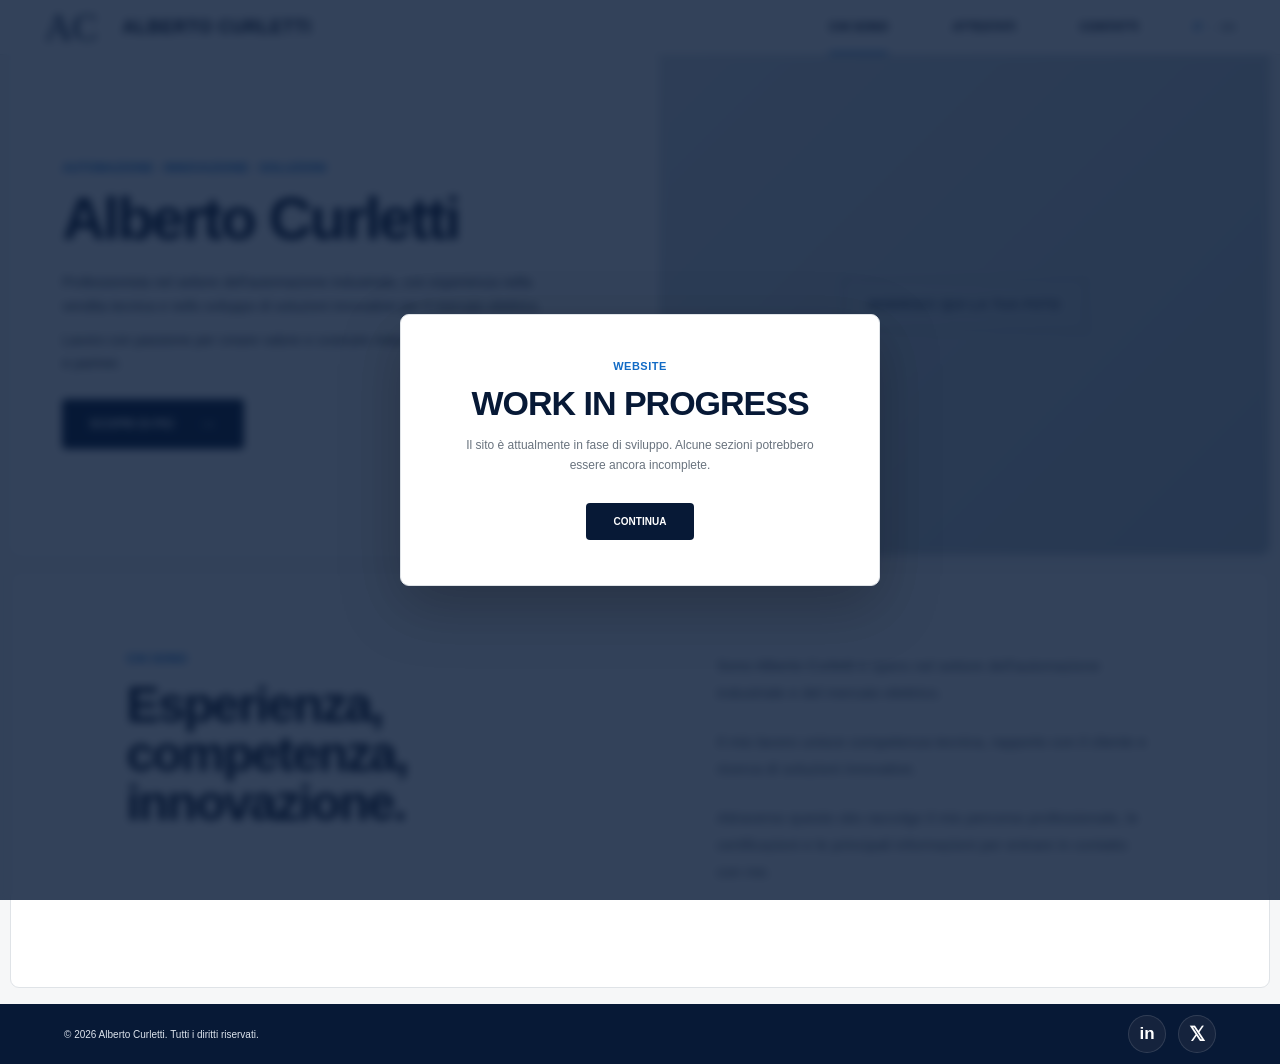
<file: index.html>
<!DOCTYPE html>
<html lang="it">

<head>

    <meta charset="UTF-8">

    <meta
        name="viewport"
        content="width=device-width, initial-scale=1.0"
    >

    <title>Alberto Curletti | Chi sono</title>

    <link
        rel="icon"
        type="image/png"
        href="IMMAGINI/favicon.png"
    >

    <link
        rel="stylesheet"
        href="CSS/style.css"
    >

</head>


<body>


<!-- =========================================================
     WORK IN PROGRESS POPUP
========================================================= -->

<div id="work-progress-popup">


    <div class="work-progress-box">


        <div class="work-progress-label">
            WEBSITE
        </div>


        <h2>
            WORK IN PROGRESS
        </h2>


        <p>
            Il sito è attualmente in fase di sviluppo.
            Alcune sezioni potrebbero essere ancora
            incomplete.
        </p>


        <button
            type="button"
            onclick="document.getElementById('work-progress-popup').style.display='none'"
        >
            CONTINUA
        </button>


    </div>


</div>



<!-- =========================================================
     STILE POPUP
========================================================= -->

<style>

#work-progress-popup{
    position:fixed;
    inset:0;
    z-index:9999;
    background:rgba(7,25,54,.82);
    display:flex;
    align-items:center;
    justify-content:center;
    padding:25px;
    backdrop-filter:blur(4px);
}

.work-progress-box{
    width:100%;
    max-width:480px;
    padding:45px 40px;
    background:#fff;
    border:1px solid #dfe3e7;
    border-radius:9px;
    text-align:center;
    box-shadow:0 20px 60px rgba(0,0,0,.25);
}

.work-progress-label{
    color:#126bc5;
    font-size:11px;
    font-weight:700;
    letter-spacing:.5px;
}

.work-progress-box h2{
    margin:14px 0 15px;
    color:#071936;
    font-size:34px;
    line-height:1;
    letter-spacing:-1px;
}

.work-progress-box p{
    margin:0 auto 28px;
    max-width:350px;
    color:#69737e;
    font-size:12px;
    line-height:1.7;
}

.work-progress-box button{
    border:0;
    padding:13px 28px;
    background:#071936;
    color:#fff;
    border-radius:4px;
    font-size:10px;
    font-weight:700;
    cursor:pointer;
    transition:.2s;
}

.work-progress-box button:hover{
    background:#126bc5;
    transform:translateY(-2px);
}


/* =========================================================
   MOBILE
========================================================= */

@media(max-width:600px){

    .work-progress-box{
        padding:35px 25px;
    }

    .work-progress-box h2{
        font-size:28px;
    }

}

</style>



<!-- =========================================================
     HEADER
========================================================= -->

<header class="header">


    <a
        href="HTML/it/index.html"
        class="logo"
    >

        <span class="logo-ac">
            AC
        </span>

        <span class="logo-name">
            ALBERTO CURLETTI
        </span>

    </a>


    <nav>

        <a
            href="HTML/it/index.html"
            class="active"
        >
            CHI SONO
        </a>

        <a href="HTML/it/attestati.html">
            ATTESTATI
        </a>

        <a href="HTML/it/contatti.html">
            CONTATTI
        </a>

    </nav>


    <div class="language-switch">

        <a
            href="HTML/it/index.html"
            class="language active"
        >
            IT
        </a>

        <span>|</span>

        <a
            href="HTML/en/index.html"
            class="language"
        >
            EN
        </a>

    </div>


</header>



<!-- =========================================================
     CONTENUTO PRINCIPALE
========================================================= -->

<main>


    <section class="hero">


        <div class="hero-content">

            <div class="hero-inner">

                <div class="eyebrow">
                    AUTOMAZIONE · INNOVAZIONE · SOLUZIONI
                </div>


                <h1>
                    Alberto Curletti
                </h1>


                <p>
                    Professionista nel settore
                    dell'automazione industriale,
                    con esperienza nella vendita tecnica
                    e nello sviluppo di soluzioni innovative
                    per il mercato elettrico.
                </p>


                <p>
                    Lavoro con passione per creare valore
                    e costruire relazioni di fiducia con
                    clienti e partner.
                </p>


                <a
                    href="HTML/it/attestati.html"
                    class="hero-button"
                >

                    SCOPRI DI PIÙ

                    <span>
                        →
                    </span>

                </a>

            </div>

        </div>


        <div class="hero-image">

            <div class="photo-placeholder">
                INSERISCI QUI LA TUA FOTO
            </div>

        </div>


    </section>



    <section class="about-page">


        <div class="about-title">

            <div class="eyebrow">
                CHI SONO
            </div>


            <h2>
                Esperienza,<br>
                competenza,<br>
                innovazione.
            </h2>

        </div>


        <div class="about-text">

            <p>
                Sono Alberto Curletti e opero nel settore
                dell'automazione industriale e del mercato
                elettrico.
            </p>


            <p>
                Il mio lavoro unisce competenza tecnica,
                rapporto con il cliente e ricerca di
                soluzioni innovative.
            </p>


            <p>
                Attraverso questo sito raccolgo il mio
                percorso professionale, le certificazioni
                e le principali informazioni per entrare
                in contatto con me.
            </p>

        </div>


    </section>


</main>



<!-- =========================================================
     FOOTER
========================================================= -->

<footer>

    <span>
        © 2026 Alberto Curletti. Tutti i diritti riservati.
    </span>


    <div class="footer-links">

        <a
            href="https://it.linkedin.com/in/curlettialberto"
            target="_blank"
            rel="noopener noreferrer"
            aria-label="LinkedIn"
            class="footer-social linkedin-footer"
        >
            in
        </a>


        <a
            href="https://x.com/AlbertoCurletti"
            target="_blank"
            rel="noopener noreferrer"
            aria-label="X"
            class="footer-social x-footer"
        >
            𝕏
        </a>

    </div>

</footer>


</body>

</html>
</file>
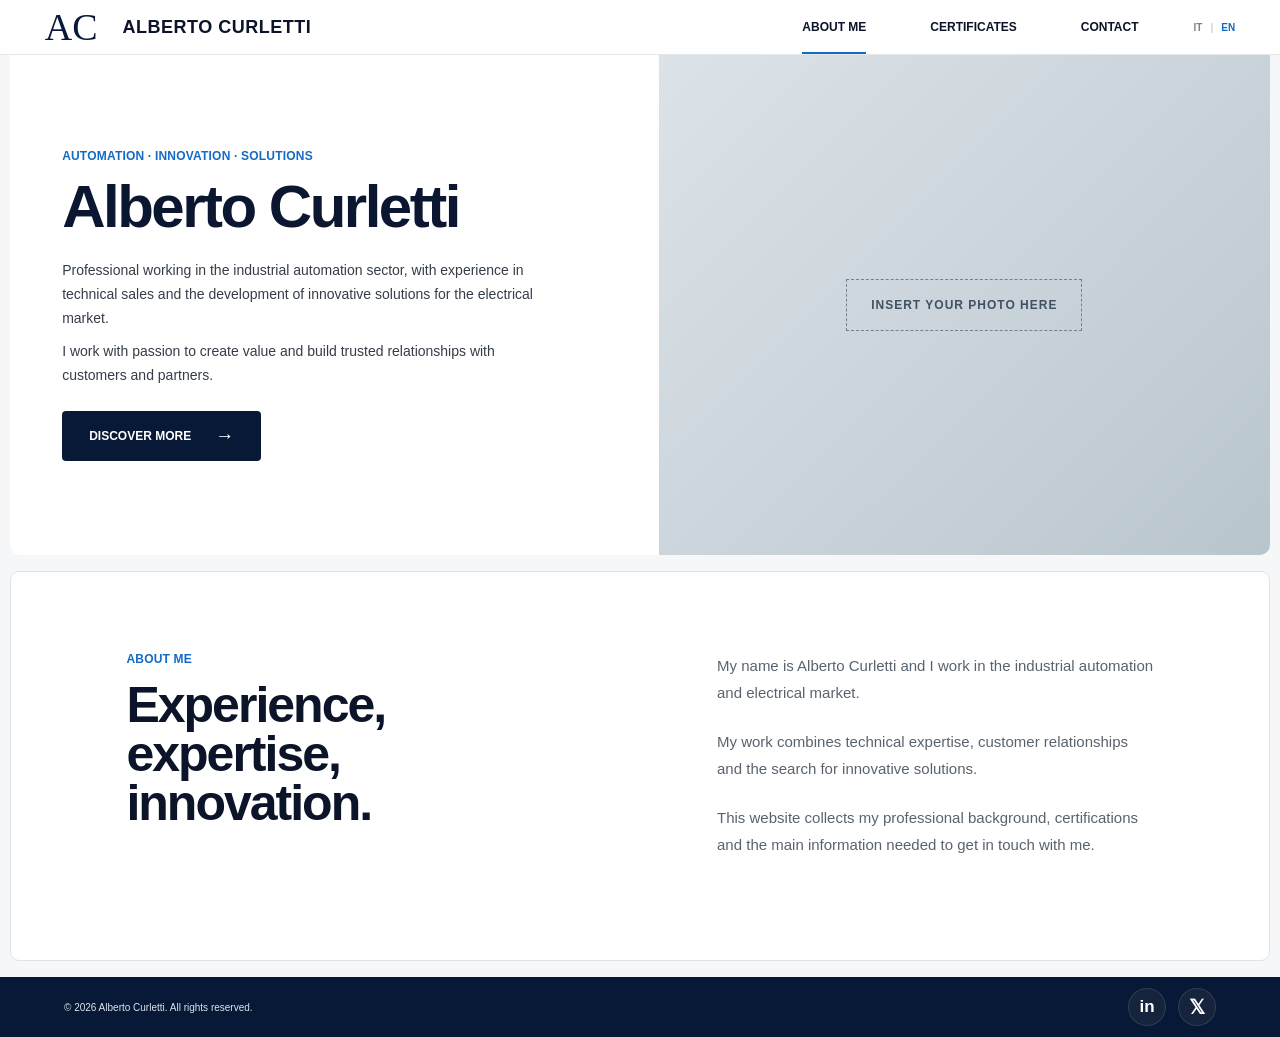
<file: HTML/en/index.html>
<!DOCTYPE html>
<html lang="en">

<head>

    <meta charset="UTF-8">

    <meta
        name="viewport"
        content="width=device-width, initial-scale=1.0"
    >

    <title>Alberto Curletti | About Me</title>

    <link
        rel="icon"
        type="image/png"
        href="../../IMMAGINI/favicon.png"
    >

    <link
        rel="stylesheet"
        href="../../CSS/style.css"
    >

</head>


<body>


<header class="header">


    <a
        href="index.html"
        class="logo"
    >

        <span class="logo-ac">
            AC
        </span>

        <span class="logo-name">
            ALBERTO CURLETTI
        </span>

    </a>


    <nav>

        <a
            href="index.html"
            class="active"
        >
            ABOUT ME
        </a>

        <a href="certificates.html">
            CERTIFICATES
        </a>

        <a href="contacts.html">
            CONTACT
        </a>

    </nav>


    <div class="language-switch">

        <a
            href="../it/index.html"
            class="language"
        >
            IT
        </a>

        <span>|</span>

        <a
            href="index.html"
            class="language active"
        >
            EN
        </a>

    </div>


</header>



<main>


    <section class="hero">


        <div class="hero-content">

            <div class="hero-inner">

                <div class="eyebrow">
                    AUTOMATION · INNOVATION · SOLUTIONS
                </div>


                <h1>
                    Alberto Curletti
                </h1>


                <p>
                    Professional working in the industrial
                    automation sector, with experience in
                    technical sales and the development of
                    innovative solutions for the electrical
                    market.
                </p>


                <p>
                    I work with passion to create value and
                    build trusted relationships with customers
                    and partners.
                </p>


                <a
                    href="certificates.html"
                    class="hero-button"
                >

                    DISCOVER MORE

                    <span>
                        →
                    </span>

                </a>

            </div>

        </div>


        <div class="hero-image">

            <div class="photo-placeholder">
                INSERT YOUR PHOTO HERE
            </div>

        </div>


    </section>



    <section class="about-page">


        <div class="about-title">

            <div class="eyebrow">
                ABOUT ME
            </div>


            <h2>
                Experience,<br>
                expertise,<br>
                innovation.
            </h2>

        </div>


        <div class="about-text">

            <p>
                My name is Alberto Curletti and I work in
                the industrial automation and electrical
                market.
            </p>


            <p>
                My work combines technical expertise,
                customer relationships and the search
                for innovative solutions.
            </p>


            <p>
                This website collects my professional
                background, certifications and the main
                information needed to get in touch with me.
            </p>

        </div>


    </section>


</main>



<footer>

    <span>
        © 2026 Alberto Curletti. All rights reserved.
    </span>


    <div class="footer-links">

        <a
            href="https://it.linkedin.com/in/curlettialberto"
            target="_blank"
            rel="noopener noreferrer"
            aria-label="LinkedIn"
            class="footer-social linkedin-footer"
        >
            in
        </a>


        <a
            href="https://x.com/AlbertoCurletti"
            target="_blank"
            rel="noopener noreferrer"
            aria-label="X"
            class="footer-social x-footer"
        >
            𝕏
        </a>

    </div>

</footer>


</body>

</html>
</file>
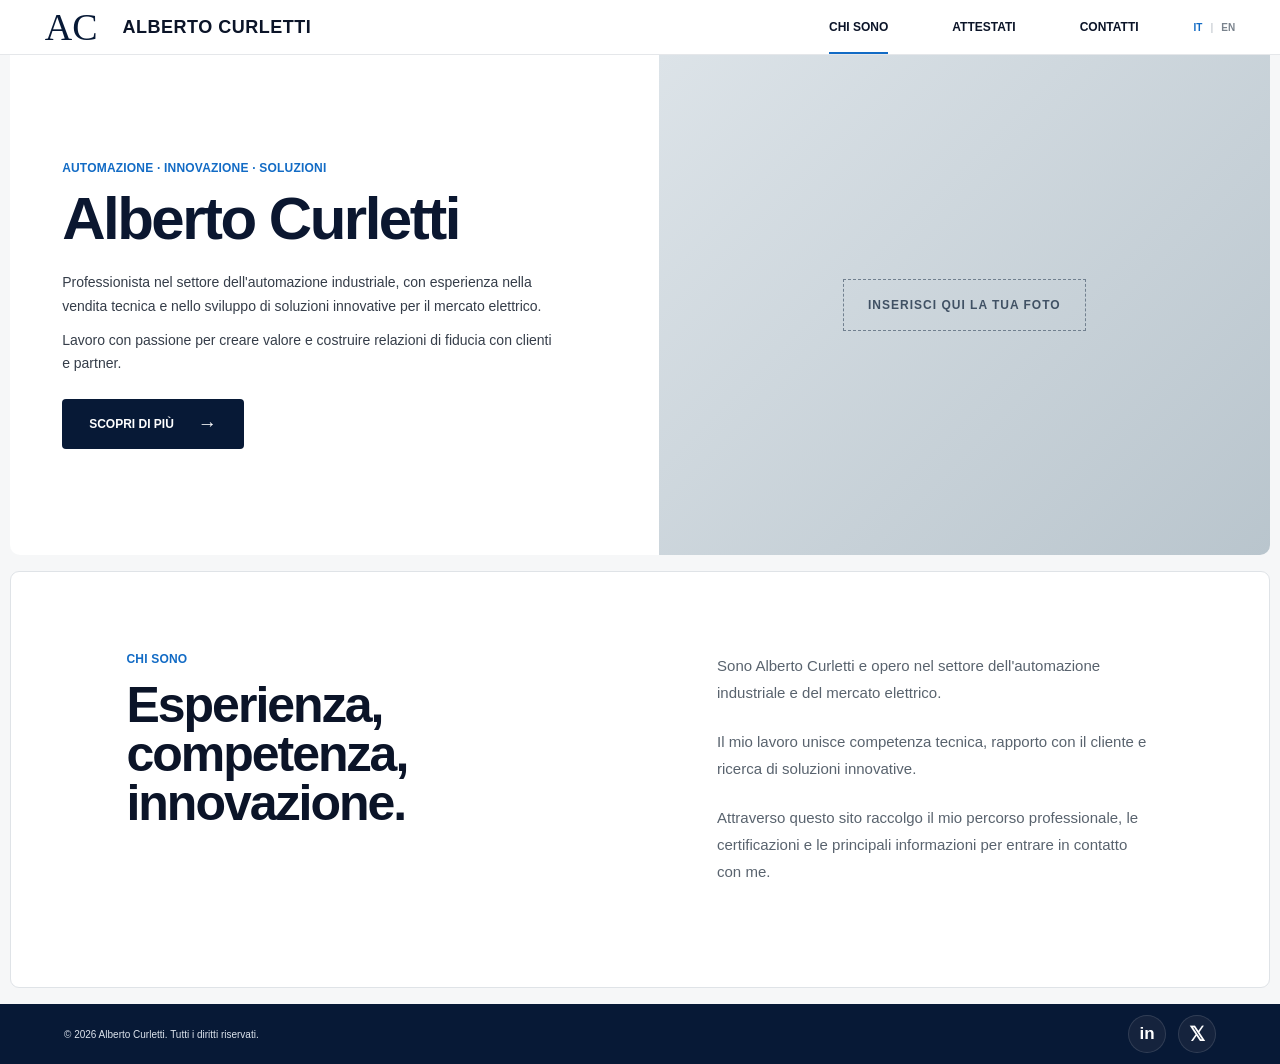
<file: HTML/it/index.html>
<!DOCTYPE html>
<html lang="it">

<head>

    <meta charset="UTF-8">

    <meta
        name="viewport"
        content="width=device-width, initial-scale=1.0"
    >

    <title>Alberto Curletti | Chi sono</title>

    <link
        rel="icon"
        type="image/png"
        href="../../IMMAGINI/favicon.png"
    >

    <link
        rel="stylesheet"
        href="../../CSS/style.css"
    >

</head>


<body>


<header class="header">


    <a
        href="index.html"
        class="logo"
    >

        <span class="logo-ac">
            AC
        </span>

        <span class="logo-name">
            ALBERTO CURLETTI
        </span>

    </a>


    <nav>

        <a
            href="index.html"
            class="active"
        >
            CHI SONO
        </a>

        <a href="attestati.html">
            ATTESTATI
        </a>

        <a href="contatti.html">
            CONTATTI
        </a>

    </nav>


    <div class="language-switch">

        <a
            href="index.html"
            class="language active"
        >
            IT
        </a>

        <span>|</span>

        <a
            href="../en/index.html"
            class="language"
        >
            EN
        </a>

    </div>


</header>



<main>


    <section class="hero">


        <div class="hero-content">

            <div class="hero-inner">

                <div class="eyebrow">
                    AUTOMAZIONE · INNOVAZIONE · SOLUZIONI
                </div>


                <h1>
                    Alberto Curletti
                </h1>


                <p>
                    Professionista nel settore
                    dell'automazione industriale,
                    con esperienza nella vendita tecnica
                    e nello sviluppo di soluzioni innovative
                    per il mercato elettrico.
                </p>


                <p>
                    Lavoro con passione per creare valore
                    e costruire relazioni di fiducia con
                    clienti e partner.
                </p>


                <a
                    href="attestati.html"
                    class="hero-button"
                >

                    SCOPRI DI PIÙ

                    <span>
                        →
                    </span>

                </a>

            </div>

        </div>


        <div class="hero-image">

            <div class="photo-placeholder">
                INSERISCI QUI LA TUA FOTO
            </div>

        </div>


    </section>



    <section class="about-page">


        <div class="about-title">

            <div class="eyebrow">
                CHI SONO
            </div>


            <h2>
                Esperienza,<br>
                competenza,<br>
                innovazione.
            </h2>

        </div>


        <div class="about-text">

            <p>
                Sono Alberto Curletti e opero nel settore
                dell'automazione industriale e del mercato
                elettrico.
            </p>


            <p>
                Il mio lavoro unisce competenza tecnica,
                rapporto con il cliente e ricerca di
                soluzioni innovative.
            </p>


            <p>
                Attraverso questo sito raccolgo il mio
                percorso professionale, le certificazioni
                e le principali informazioni per entrare
                in contatto con me.
            </p>

        </div>


    </section>


</main>



<footer>

    <span>
        © 2026 Alberto Curletti. Tutti i diritti riservati.
    </span>


    <div class="footer-links">

        <a
            href="https://it.linkedin.com/in/curlettialberto"
            target="_blank"
            rel="noopener noreferrer"
            aria-label="LinkedIn"
            class="footer-social linkedin-footer"
        >
            in
        </a>


        <a
            href="https://x.com/AlbertoCurletti"
            target="_blank"
            rel="noopener noreferrer"
            aria-label="X"
            class="footer-social x-footer"
        >
            𝕏
        </a>

    </div>

</footer>


</body>

</html>
</file>
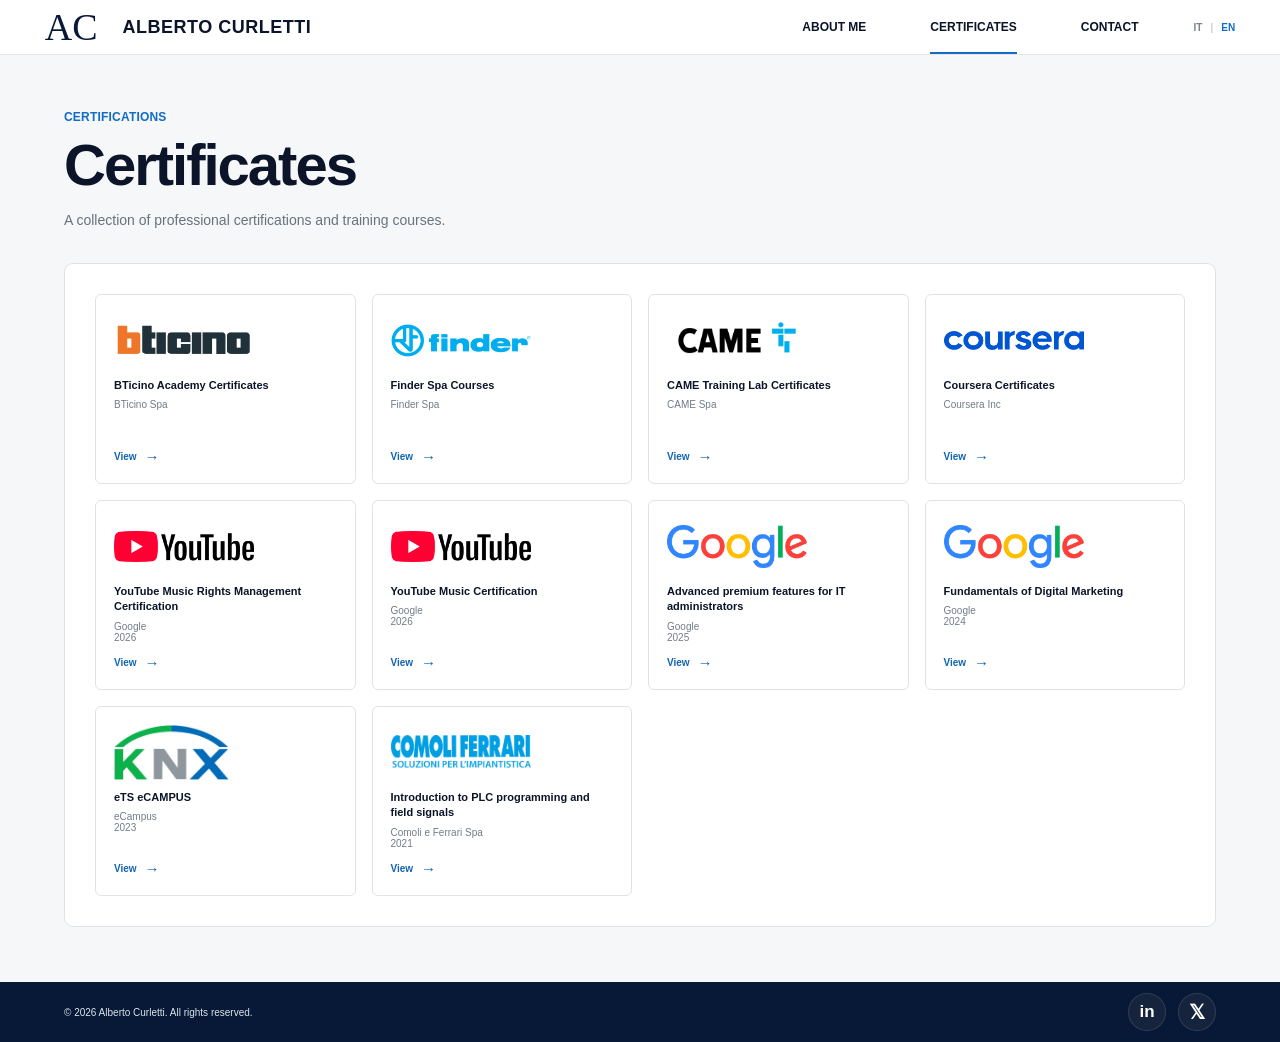
<file: HTML/en/certificates.html>
<!DOCTYPE html>
<html lang="en">

<head>

    <meta charset="UTF-8">

    <meta
        name="viewport"
        content="width=device-width, initial-scale=1.0"
    >

    <title>Alberto Curletti | Certificates</title>

    <link
        rel="icon"
        type="image/png"
        href="../../IMMAGINI/favicon.png"
    >

    <link
        rel="stylesheet"
        href="../../CSS/style.css"
    >

</head>


<body>


<header class="header">


    <a
        href="index.html"
        class="logo"
    >

        <span class="logo-ac">
            AC
        </span>

        <span class="logo-name">
            ALBERTO CURLETTI
        </span>

    </a>


    <nav>

        <a href="index.html">
            ABOUT ME
        </a>

        <a
            href="certificates.html"
            class="active"
        >
            CERTIFICATES
        </a>

        <a href="contacts.html">
            CONTACT
        </a>

    </nav>


    <div class="language-switch">

        <a
            href="../it/attestati.html"
            class="language"
        >
            IT
        </a>

        <span>|</span>

        <a
            href="certificates.html"
            class="language active"
        >
            EN
        </a>

    </div>


</header>



<main class="page-container">


    <section class="page-heading">

        <div>

            <div class="eyebrow">
                CERTIFICATIONS
            </div>

            <h1>
                Certificates
            </h1>

            <p>
                A collection of professional certifications
                and training courses.
            </p>

        </div>

    </section>



    <section class="certificates-page">

        <div
            id="certificates"
            class="certificates-grid-large"
        ></div>

    </section>


</main>



<footer>


    <span>
        © 2026 Alberto Curletti. All rights reserved.
    </span>


    <div class="footer-links">


        <a
            href="https://it.linkedin.com/in/curlettialberto"
            target="_blank"
            rel="noopener noreferrer"
            aria-label="LinkedIn"
            class="footer-social linkedin-footer"
        >
            in
        </a>


        <a
            href="https://x.com/AlbertoCurletti"
            target="_blank"
            rel="noopener noreferrer"
            aria-label="X"
            class="footer-social x-footer"
        >
            𝕏
        </a>


    </div>


</footer>



<script src="../../JS/script.js"></script>


</body>

</html>
</file>
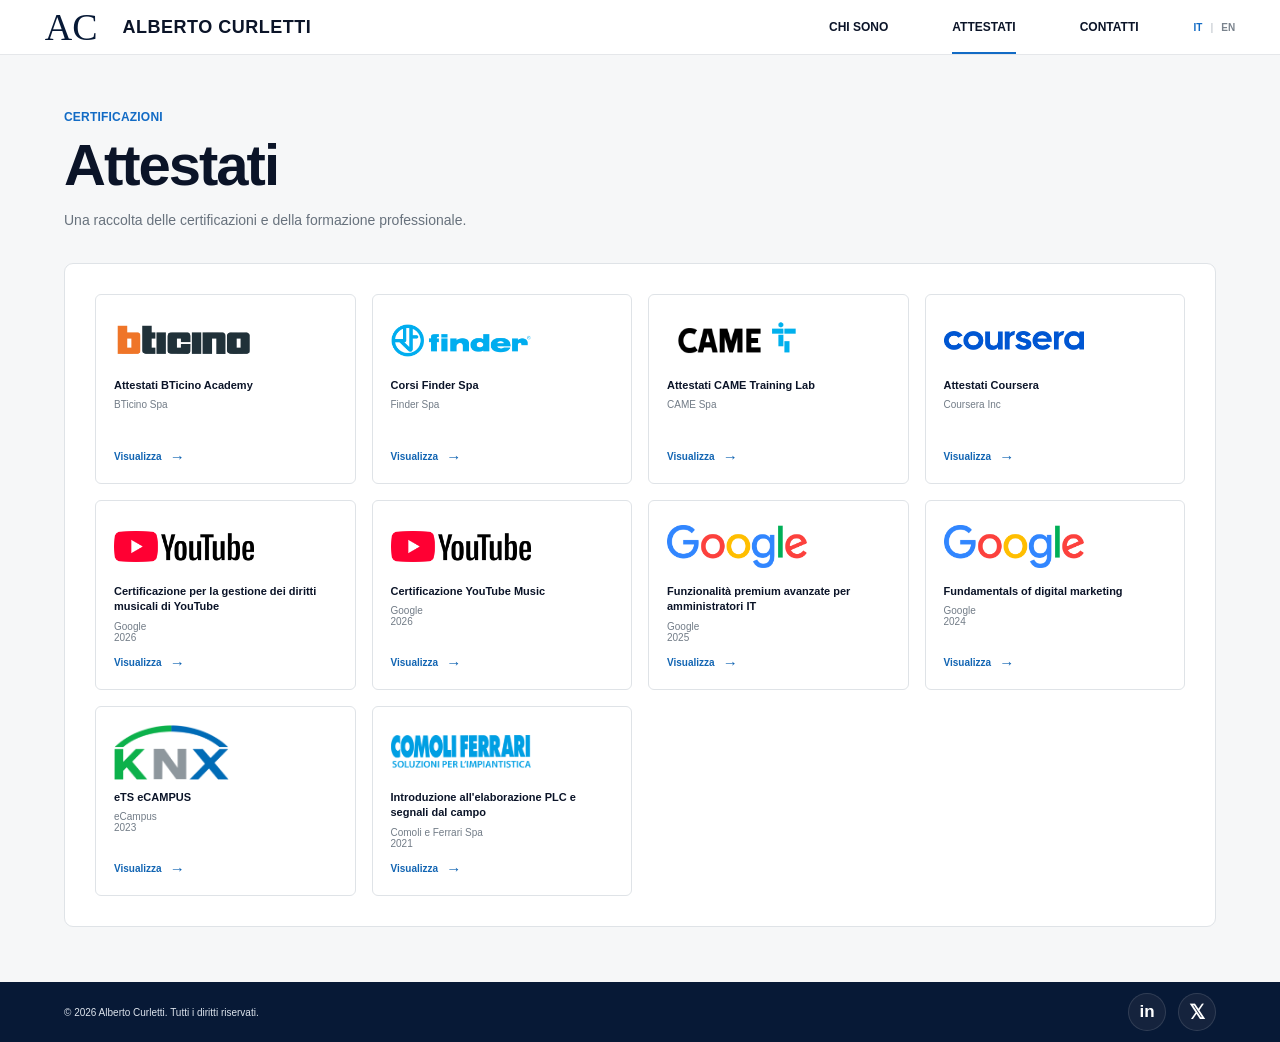
<file: HTML/it/attestati.html>
<!DOCTYPE html>
<html lang="it">

<head>

    <meta charset="UTF-8">

    <meta
        name="viewport"
        content="width=device-width, initial-scale=1.0"
    >

    <title>Alberto Curletti | Attestati</title>

    <link
        rel="icon"
        type="image/png"
        href="../../IMMAGINI/favicon.png"
    >

    <link
        rel="stylesheet"
        href="../../CSS/style.css"
    >

</head>


<body>


<header class="header">


    <a
        href="index.html"
        class="logo"
    >

        <span class="logo-ac">
            AC
        </span>

        <span class="logo-name">
            ALBERTO CURLETTI
        </span>

    </a>


    <nav>

        <a href="index.html">
            CHI SONO
        </a>

        <a
            href="attestati.html"
            class="active"
        >
            ATTESTATI
        </a>

        <a href="contatti.html">
            CONTATTI
        </a>

    </nav>


    <div class="language-switch">

        <a
            href="attestati.html"
            class="language active"
        >
            IT
        </a>

        <span>|</span>

        <a
            href="../en/certificates.html"
            class="language"
        >
            EN
        </a>

    </div>


</header>



<main class="page-container">


    <section class="page-heading">

        <div>

            <div class="eyebrow">
                CERTIFICAZIONI
            </div>

            <h1>
                Attestati
            </h1>

            <p>
                Una raccolta delle certificazioni e della
                formazione professionale.
            </p>

        </div>

    </section>



    <section class="certificates-page">

        <div
            id="certificates"
            class="certificates-grid-large"
        ></div>

    </section>


</main>



<footer>


    <span>
        © 2026 Alberto Curletti. Tutti i diritti riservati.
    </span>


    <div class="footer-links">


        <a
            href="https://it.linkedin.com/in/curlettialberto"
            target="_blank"
            rel="noopener noreferrer"
            aria-label="LinkedIn"
            class="footer-social linkedin-footer"
        >
            in
        </a>


        <a
            href="https://x.com/AlbertoCurletti"
            target="_blank"
            rel="noopener noreferrer"
            aria-label="X"
            class="footer-social x-footer"
        >
            𝕏
        </a>


    </div>


</footer>



<script src="../../JS/script.js"></script>


</body>

</html>
</file>
<file: CSS/style.css>
/* =========================================================
   RESET / GENERALE
========================================================= */

*{
    box-sizing:border-box;
}

html{
    scroll-behavior:smooth;
}

body{
    margin:0;
    background:#f6f7f8;
    color:#0b1428;
    font-family:Arial,Helvetica,sans-serif;
}

a{
    color:inherit;
}


/* =========================================================
   HEADER
========================================================= */

.header{
    height:55px;
    background:#fff;
    border-bottom:1px solid #e5e7ea;
    padding:0 3.5%;
    display:flex;
    align-items:center;
    justify-content:space-between;
    gap:30px;
}

.logo{
    display:flex;
    align-items:center;
    gap:25px;
    text-decoration:none;
    flex-shrink:0;
}

.logo-ac{
    font-family:Georgia,serif;
    font-size:38px;
    line-height:1;
    color:#071936;
}

.logo-name{
    font-size:18px;
    font-weight:700;
    letter-spacing:.5px;
}


/* =========================================================
   NAVIGAZIONE
========================================================= */

.header nav{
    height:100%;
    display:flex;
    align-items:center;
    gap:64px;
    margin-left:auto;
}

.header nav a{
    position:relative;
    height:100%;
    display:flex;
    align-items:center;
    text-decoration:none;
    font-size:12px;
    font-weight:700;
    color:#0b1428;
}

.header nav a::after{
    content:"";
    position:absolute;
    left:0;
    right:0;
    bottom:0;
    height:2px;
    background:transparent;
}

.header nav a.active::after,
.header nav a:hover::after{
    background:#126bc5;
}


/* =========================================================
   LINGUA
========================================================= */

.language-switch{
    display:flex;
    align-items:center;
    gap:8px;
    margin-left:25px;
    white-space:nowrap;
}

.language-switch > span{
    color:#b4bbc3;
    font-size:11px;
}

.language{
    text-decoration:none;
    color:#7a838d;
    font-size:10px;
    font-weight:700;
    transition:.2s;
}

.language:hover{
    color:#126bc5;
}

.language.active{
    color:#126bc5;
}


/* =========================================================
   GENERALE
========================================================= */

.eyebrow{
    color:#126bc5;
    font-size:12px;
    font-weight:700;
    letter-spacing:.2px;
}


/* =========================================================
   HERO
========================================================= */

.hero{
    margin:0 .8%;
    height:500px;
    display:grid;
    grid-template-columns:51.5% 48.5%;
    overflow:hidden;
    border-radius:0 0 10px 10px;
}

.hero-content{
    background:#fff;
    display:flex;
    align-items:center;
}

.hero-inner{
    padding-left:8%;
    padding-right:9%;
}

.hero h1{
    margin:14px 0 22px;
    font-size:60px;
    line-height:1;
    letter-spacing:-2.5px;
    color:#0b1730;
}

.hero p{
    max-width:500px;
    margin:0 0 10px;
    color:#353d49;
    font-size:14px;
    line-height:1.7;
}

.hero-button{
    display:inline-flex;
    align-items:center;
    gap:24px;
    margin-top:13px;
    padding:14px 27px;
    background:#071936;
    border-radius:4px;
    color:#fff;
    text-decoration:none;
    font-size:12px;
    font-weight:700;
    transition:.2s;
}

.hero-button:hover{
    background:#126bc5;
}

.hero-button span{
    font-size:19px;
}

.hero-image{
    background:linear-gradient(135deg,#dce3e8,#b9c5cd);
    overflow:hidden;
    display:flex;
    align-items:center;
    justify-content:center;
}

.photo-placeholder{
    font-size:12px;
    font-weight:700;
    letter-spacing:1px;
    color:#405164;
    border:1px dashed #71808f;
    padding:18px 24px;
}


/* =========================================================
   ABOUT
========================================================= */

.about-page{
    margin:16px .8%;
    padding:80px 9%;
    background:#fff;
    border:1px solid #dfe3e7;
    border-radius:9px;
    display:grid;
    grid-template-columns:1fr 1fr;
    gap:15%;
}

.about-page h2{
    margin:15px 0 0;
    font-size:50px;
    line-height:.98;
    letter-spacing:-2px;
}

.about-text{
    color:#59636e;
    font-size:15px;
    line-height:1.8;
}

.about-text p{
    margin-top:0;
    margin-bottom:22px;
}


/* =========================================================
   PAGINE
========================================================= */

.page-container{
    min-height:calc(100vh - 115px);
    padding:55px 5%;
}

.page-heading{
    max-width:1250px;
    margin:0 auto 35px;
    display:flex;
    justify-content:space-between;
    align-items:flex-end;
}

.page-heading h1,
.contact-page h1{
    margin:12px 0 0;
    font-size:58px;
    line-height:1;
    letter-spacing:-2px;
}

.page-heading p{
    margin:18px 0 0;
    color:#68727d;
    font-size:14px;
}


/* =========================================================
   LINKEDIN STATUS
========================================================= */

.linkedin-status{
    color:#28754a;
    font-size:10px;
    font-weight:700;
    display:flex;
    align-items:center;
    gap:7px;
}

.status-dot{
    width:8px;
    height:8px;
    background:#38a15c;
    border-radius:50%;
}


/* =========================================================
   ATTESTATI
========================================================= */

.certificates-page{
    max-width:1250px;
    margin:auto;
    padding:30px;
    background:#fff;
    border:1px solid #dfe3e7;
    border-radius:9px;
}

.certificates-grid-large{
    display:grid;
    grid-template-columns:repeat(4,1fr);
    gap:16px;
}

.certificate-card{
    min-height:190px;
    border:1px solid #dfe3e7;
    border-radius:6px;
    padding:18px;
    display:flex;
    flex-direction:column;
    justify-content:space-between;
    background:#fff;
    transition:.2s;
}

.certificate-card:hover{
    transform:translateY(-3px);
    box-shadow:0 8px 25px rgba(0,0,0,.06);
}


/* =========================================================
   LOGHI ATTESTATI
   TUTTI UGUALI
========================================================= */

.certificate-logo{
    width:140px;
    height:55px;
    display:flex;
    align-items:center;
    justify-content:flex-start;
    overflow:hidden;
}

.certificate-logo img{
    width:100%;
    height:100%;
    object-fit:contain;
    object-position:left center;
    display:block;
}


/* =========================================================
   TESTO ATTESTATI
========================================================= */

.certificate-card h3{
    margin:10px 0 6px;
    font-size:11px;
    line-height:1.4;
}

.certificate-card .issuer{
    font-size:10px;
    color:#727c87;
}

.certificate-card .year{
    min-height:12px;
    font-size:10px;
    color:#727c87;
}

.certificate-card .view{
    display:inline-flex;
    align-items:center;
    width:max-content;
    margin-top:10px;
    color:#1265b3;
    font-size:10px;
    font-weight:700;
    text-decoration:none;
}

.certificate-card .view:hover{
    color:#071936;
}

.certificate-card .view span{
    margin-left:8px;
    font-size:15px;
}


/* =========================================================
   CONTATTI
========================================================= */

.contact-page{
    max-width:1250px;
    min-height:620px;
    margin:auto;
    padding:65px 7%;
    background:#fff;
    border:1px solid #dfe3e7;
    border-radius:9px;
    display:grid;
    grid-template-columns:43% 57%;
    gap:8%;
}

.contact-page h1{
    margin-bottom:20px;
}

.contact-intro{
    max-width:450px;
    color:#69737e;
    font-size:14px;
    line-height:1.7;
}


/* =========================================================
   LISTA CONTATTI
========================================================= */

.contact-list{
    margin-top:45px;
    display:flex;
    flex-direction:column;
    gap:27px;
}

.contact-row{
    display:flex;
    align-items:center;
    gap:15px;
}

.contact-circle{
    width:34px;
    height:34px;
    min-width:34px;
    border-radius:50%;
    background:#071936;
    color:#fff;
    display:grid;
    place-items:center;
    font-size:15px;
    font-weight:700;
}

.contact-row strong{
    display:block;
    margin-bottom:4px;
    font-size:10px;
}

.contact-row span,
.contact-row a{
    display:block;
    color:#26303c;
    font-size:11px;
    text-decoration:none;
}

.contact-row a:hover{
    color:#126bc5;
}

.linkedin-circle{
    font-size:12px;
}

.twitter-circle{
    font-size:17px;
}


/* =========================================================
   LOCATION - PIN BIANCO
========================================================= */

.location-circle{
    position:relative;
    display:flex;
    align-items:center;
    justify-content:center;
    background:#071936;
}

.location-circle .location-pin{
    position:relative;
    width:12px;
    height:12px;
    background:#fff;
    border-radius:50% 50% 50% 0;
    transform:rotate(-45deg);
    display:block;
    color:transparent;
    font-size:0;
}


/* =========================================================
   PARTE DESTRA CONTATTI
========================================================= */

.contact-card-right{
    display:flex;
    align-items:center;
    justify-content:center;
}

.qr-contact-card{
    width:100%;
    max-width:390px;
    padding:35px;
    background:#f8fafc;
    border:1px solid #dfe3e7;
    border-radius:8px;
    text-align:center;
}

.qr-contact-card h2{
    margin:12px 0 10px;
    color:#0b1730;
    font-size:27px;
    letter-spacing:-.8px;
}

.qr-contact-card p{
    margin:0 auto 25px;
    max-width:280px;
    color:#69737e;
    font-size:12px;
    line-height:1.6;
}

.contact-qr{
    width:220px;
    height:220px;
    margin:0 auto 25px;
    background:#fff;
    padding:8px;
    border:1px solid #e1e5e9;
    display:flex;
    align-items:center;
    justify-content:center;
}

.contact-qr img{
    width:100%;
    height:100%;
    display:block;
}

.vcf-button{
    display:inline-flex;
    align-items:center;
    justify-content:center;
    gap:18px;
    min-width:210px;
    height:42px;
    padding:0 20px;
    background:#071936;
    color:#fff;
    border-radius:4px;
    text-decoration:none;
    font-size:10px;
    font-weight:700;
    transition:.2s;
}

.vcf-button:hover{
    background:#126bc5;
}

.vcf-button span{
    font-size:17px;
}


/* =========================================================
   FOOTER
========================================================= */

footer{
    min-height:60px;
    padding:10px 5%;
    background:#071936;
    color:#dce3ec;
    display:flex;
    align-items:center;
    justify-content:space-between;
    gap:20px;
    font-size:10px;
}

footer a{
    color:#dce3ec;
    text-decoration:none;
}


/* =========================================================
   SOCIAL FOOTER
   IN BASSO A DESTRA
========================================================= */

.footer-links{
    display:flex;
    align-items:center;
    justify-content:flex-end;
    gap:12px;
}

.footer-social{
    width:38px;
    height:38px;
    border-radius:50%;
    display:flex;
    align-items:center;
    justify-content:center;
    color:#fff;
    background:#15233d;
    border:1px solid rgba(255,255,255,.12);
    font-weight:700;
    text-decoration:none;
    transition:.2s;
}

.footer-social:hover{
    background:#126bc5;
    transform:translateY(-2px);
}

.linkedin-footer{
    font-size:17px;
}

.x-footer{
    font-size:20px;
}


/* =========================================================
   HOME LINGUA
========================================================= */

.language-home{
    min-height:calc(100vh - 115px);
    padding:60px 5%;
    display:flex;
    align-items:center;
    justify-content:center;
}

.language-card{
    width:100%;
    max-width:700px;
    padding:65px;
    background:#fff;
    border:1px solid #dfe3e7;
    border-radius:10px;
    text-align:center;
}

.language-card h1{
    margin:14px 0 10px;
    font-size:58px;
    line-height:1;
    letter-spacing:-2px;
}

.language-card > p{
    margin:0 0 40px;
    color:#68727d;
    font-size:14px;
}

.language-buttons{
    display:flex;
    justify-content:center;
    gap:15px;
}

.language-button{
    min-width:210px;
    height:55px;
    padding:0 20px;
    background:#071936;
    color:#fff;
    display:flex;
    align-items:center;
    justify-content:center;
    gap:12px;
    border-radius:5px;
    text-decoration:none;
    font-size:11px;
    font-weight:700;
    transition:.2s;
}

.language-button:hover{
    background:#126bc5;
    transform:translateY(-2px);
}

.language-button span{
    font-size:18px;
}

.language-button strong{
    font-size:17px;
    margin-left:auto;
}


/* =========================================================
   TABLET
========================================================= */

@media(max-width:1100px){

    .header nav{
        gap:30px;
    }

    .certificates-grid-large{
        grid-template-columns:repeat(3,1fr);
    }

    .contact-page{
        grid-template-columns:1fr 1fr;
    }

}


/* =========================================================
   TABLET
========================================================= */

@media(max-width:900px){

    .header{
        height:auto;
        min-height:65px;
        padding:10px 4%;
        flex-wrap:wrap;
    }

    .header nav{
        order:3;
        width:100%;
        height:40px;
        justify-content:center;
        margin-left:0;
    }

    .language-switch{
        margin-left:auto;
    }


    .hero{
        height:auto;
        grid-template-columns:1fr;
    }

    .hero-content{
        min-height:430px;
    }

    .hero-image{
        height:420px;
    }


    .about-page{
        grid-template-columns:1fr;
        gap:35px;
    }


    .certificates-grid-large{
        grid-template-columns:repeat(2,1fr);
    }


    .contact-page{
        grid-template-columns:1fr;
        gap:50px;
    }

    .contact-card-right{
        justify-content:flex-start;
    }

}


/* =========================================================
   MOBILE
========================================================= */

@media(max-width:600px){

    .header{
        padding:10px 5%;
    }

    .logo{
        gap:10px;
    }

    .logo-ac{
        font-size:30px;
    }

    .logo-name{
        font-size:12px;
    }


    .language-switch{
        gap:5px;
    }

    .language{
        font-size:9px;
    }


    .header nav{
        gap:13px;
        overflow-x:auto;
    }

    .header nav a{
        font-size:9px;
        white-space:nowrap;
    }


    .hero-inner{
        padding:55px 8%;
    }

    .hero h1{
        font-size:46px;
    }

    .hero-image{
        height:320px;
    }


    .about-page{
        padding:55px 8%;
    }

    .about-page h2{
        font-size:42px;
    }


    .page-container{
        padding:30px 4%;
    }


    .page-heading{
        display:block;
    }

    .page-heading h1,
    .contact-page h1{
        font-size:46px;
    }


    .linkedin-status{
        margin-top:20px;
    }


    .certificates-page{
        padding:15px;
    }

    .certificates-grid-large{
        grid-template-columns:1fr;
    }

    .certificate-card{
        min-height:185px;
    }


    .contact-page{
        padding:45px 7%;
    }

    .contact-card-right{
        width:100%;
    }

    .qr-contact-card{
        padding:25px 15px;
    }


    .language-home{
        padding:35px 5%;
    }

    .language-card{
        padding:45px 25px;
    }

    .language-card h1{
        font-size:44px;
    }

    .language-buttons{
        flex-direction:column;
    }

    .language-button{
        width:100%;
    }


    footer{
        padding:15px 5%;
        font-size:8px;
    }

    .footer-links{
        gap:7px;
    }

    .footer-social{
        width:34px;
        height:34px;
    }

    .linkedin-footer{
        font-size:15px;
    }

    .x-footer{
        font-size:18px;
    }

}
</file>
